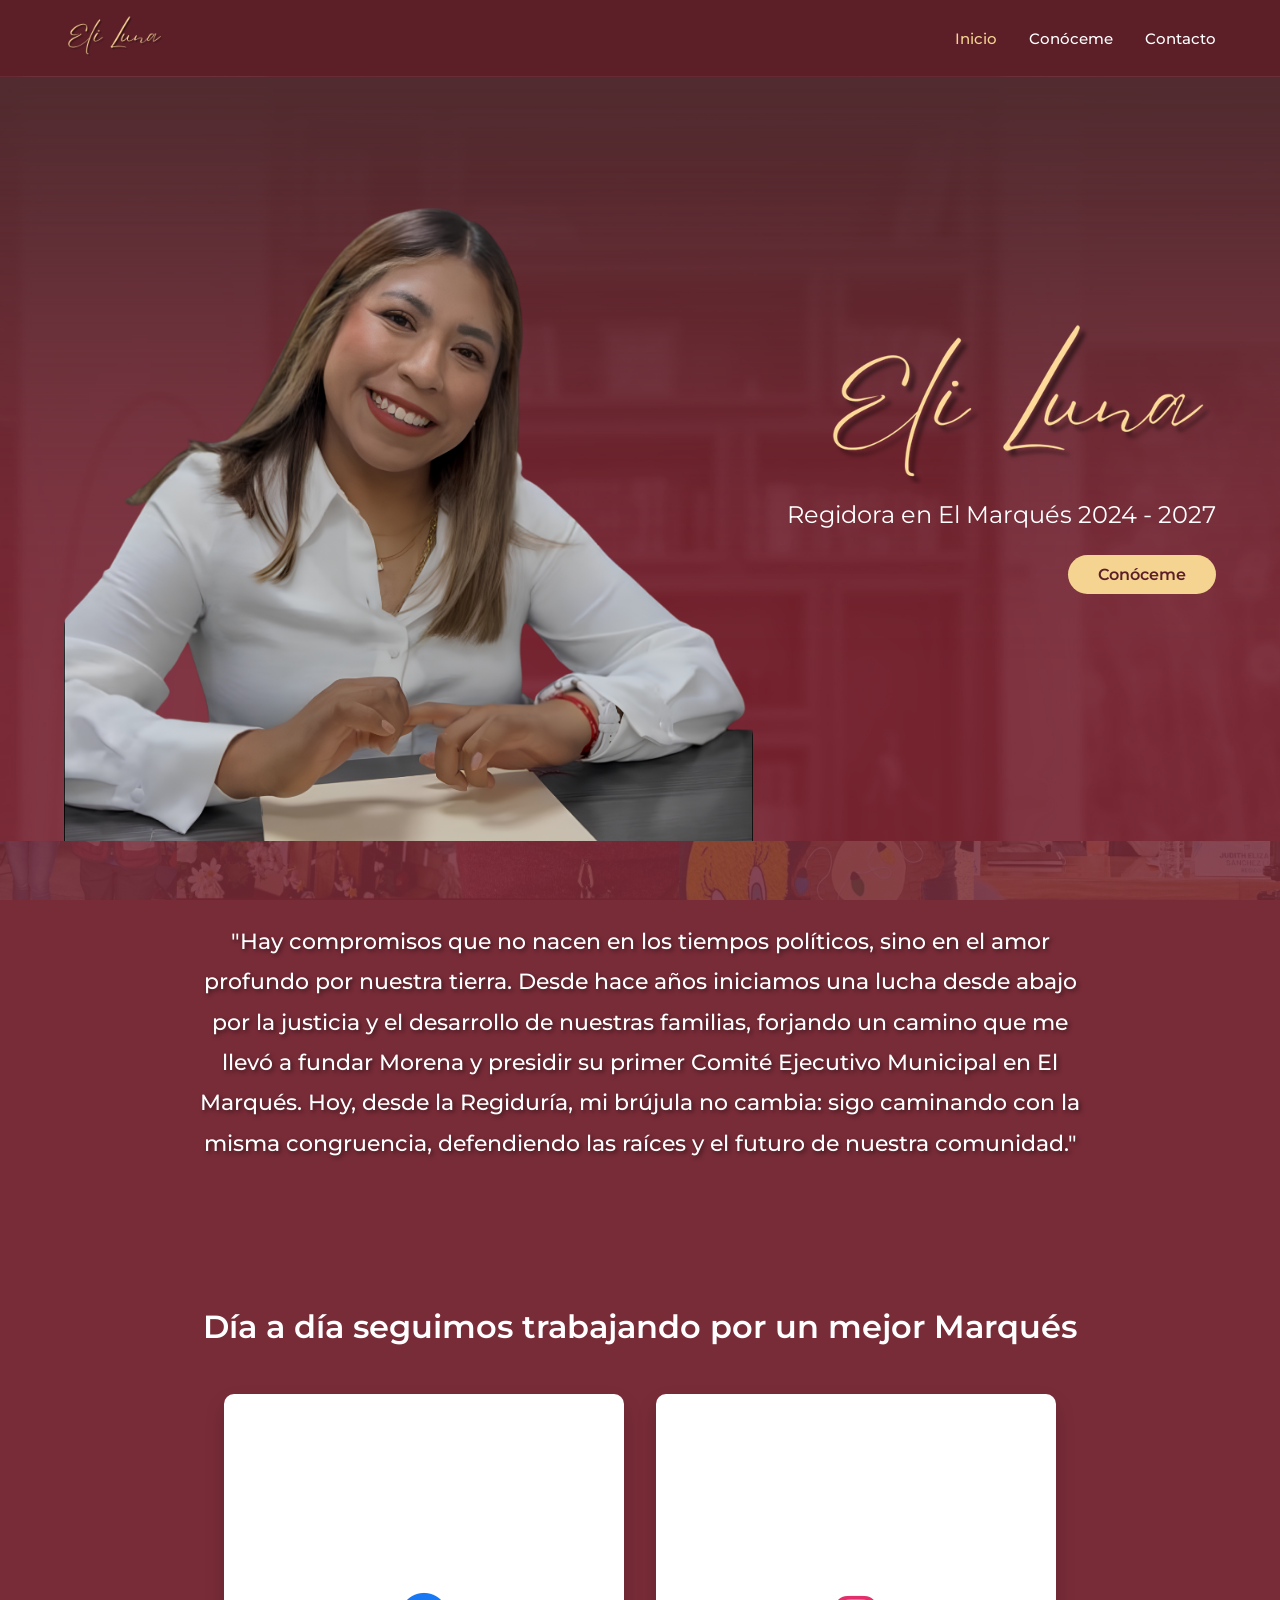
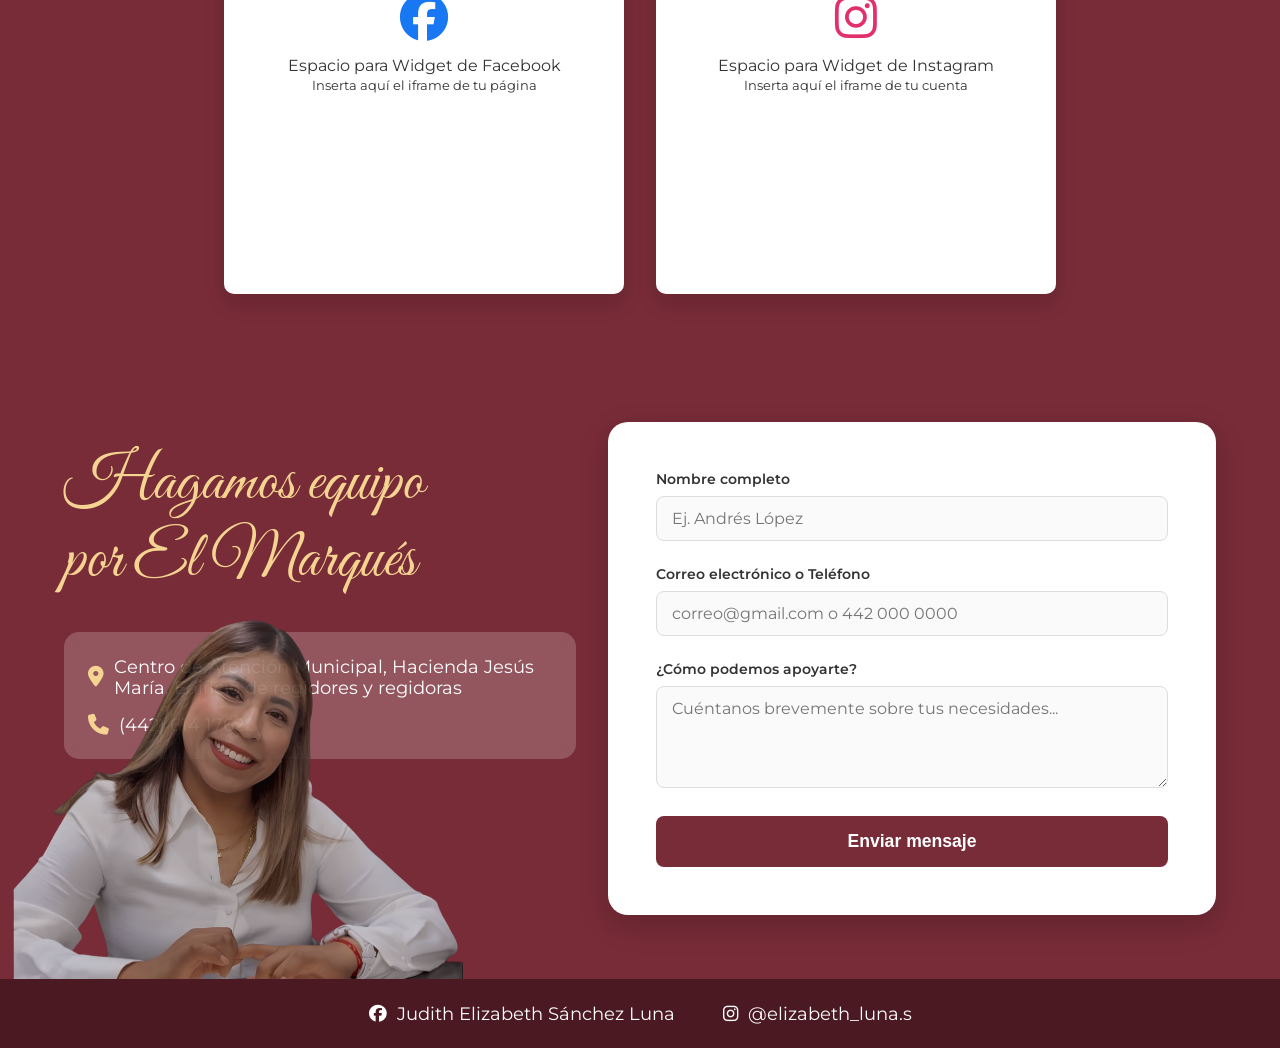
<file: index.html>
<!DOCTYPE html>
<html lang="es">
<head>
    <meta charset="UTF-8">
    <meta name="viewport" content="width=device-width, initial-scale=1.0">
    <title>Eli Luna | Regidora en El Marqués</title>
    <link rel="stylesheet" href="style.css">
    <!-- Iconos de FontAwesome -->
    <link rel="stylesheet" href="https://cdnjs.cloudflare.com/ajax/libs/font-awesome/6.4.0/css/all.min.css">
    <!-- Fuentes de Google -->
    <link href="https://fonts.googleapis.com/css2?family=Montserrat:wght@400;500;600;700&family=Great+Vibes&display=swap" rel="stylesheet">
</head>
<body>

    <!-- Navegación -->
    <nav class="navbar">
        <div class="logo-nav">
            <img src="NombreEli.png" alt="Eli Luna Logotipo">
        </div>
        <ul class="nav-links">
            <li><a href="#inicio" class="active">Inicio</a></li>
            <li><a href="#conoceme">Conóceme</a></li>
            <li><a href="#contacto">Contacto</a></li>
        </ul>
    </nav>

    <!-- Sección Inicio (Hero) -->
    <header id="inicio" class="hero-section">
        <!-- Fondo de la sección -->
        <div class="hero-bg" style="background-image: url('FondoEli.png');"></div>
        
        <div class="hero-content">
            <div class="hero-text">
                <img src="NombreEli.png" alt="Eli Luna" class="hero-logo-large">
                <h2>Regidora en El Marqués 2024 - 2027</h2>
                <a href="#conoceme" class="btn-dorado">Conóceme</a>
            </div>
        </div>
        <div class="hero-image">
            <img src="FotoEli.png" alt="Eli Luna Regidora">
        </div>
    </header>

    <!-- Sección Frase / Trayectoria -->
    <section id="conoceme" class="quote-section">
        <!-- Máscara de color sobre la imagen original FondoElis.png -->
        <div class="quote-bg" style="background-image: linear-gradient(rgba(120, 44, 56, 0.85), rgba(120, 44, 56, 0.85)), url('FondoElis.png');"></div>
        <div class="quote-content">
            <p>"Hay compromisos que no nacen en los tiempos políticos, sino en el amor profundo por nuestra tierra. Desde hace años iniciamos una lucha desde abajo por la justicia y el desarrollo de nuestras familias, forjando un camino que me llevó a fundar Morena y presidir su primer Comité Ejecutivo Municipal en El Marqués. Hoy, desde la Regiduría, mi brújula no cambia: sigo caminando con la misma congruencia, defendiendo las raíces y el futuro de nuestra comunidad."</p>
        </div>
    </section>

    <!-- Sección Redes Sociales -->
    <section class="social-feed-section">
        <h2 class="section-title">Día a día seguimos trabajando por un mejor Marqués</h2>
        <div class="feed-container">
            <!-- Contenedor Facebook (Aquí puedes insertar el plugin de páginas de FB) -->
            <div class="feed-box facebook-feed">
                <div class="feed-placeholder">
                    <i class="fa-brands fa-facebook" style="font-size: 3rem; color: #1877F2; margin-bottom: 15px;"></i>
                    <p>Espacio para Widget de Facebook</p>
                    <small>Inserta aquí el iframe de tu página</small>
                </div>
            </div>
            <!-- Contenedor Instagram (Aquí puedes insertar el widget de IG) -->
            <div class="feed-box instagram-feed">
                <div class="feed-placeholder">
                    <i class="fa-brands fa-instagram" style="font-size: 3rem; color: #E1306C; margin-bottom: 15px;"></i>
                    <p>Espacio para Widget de Instagram</p>
                    <small>Inserta aquí el iframe de tu cuenta</small>
                </div>
            </div>
        </div>
    </section>

    <!-- Sección Contacto y Formulario -->
    <section id="contacto" class="contact-section">
        <div class="contact-container">
            <div class="contact-info">
                <h2 class="cursive-title">Hagamos equipo<br>por El Marqués</h2>
                <div class="contact-details">
                    <p><i class="fa-solid fa-location-dot"></i> Centro de Atención Municipal, Hacienda Jesús María, Edificio de regidores y regidoras</p>
                    <p><i class="fa-solid fa-phone"></i> (442) 614 1762</p>
                </div>
                <!-- Reutilizamos FotoEli -->
                <img src="FotoEli.png" alt="Eli Luna en oficina" class="contact-foto">
            </div>
            
            <div class="contact-form">
                <form action="#" method="POST">
                    <div class="form-group">
                        <label for="nombre">Nombre completo</label>
                        <input type="text" id="nombre" name="nombre" placeholder="Ej. Andrés López" required>
                    </div>
                    <!-- Campo actualizado para correo o teléfono -->
                    <div class="form-group">
                        <label for="contacto-dato">Correo electrónico o Teléfono</label>
                        <input type="text" id="contacto-dato" name="contacto-dato" placeholder="correo@gmail.com o 442 000 0000" required>
                    </div>
                    <div class="form-group">
                        <label for="mensaje">¿Cómo podemos apoyarte?</label>
                        <textarea id="mensaje" name="mensaje" rows="4" placeholder="Cuéntanos brevemente sobre tus necesidades..." required></textarea>
                    </div>
                    <!-- Botón con color institucional -->
                    <button type="submit" class="btn-vino">Enviar mensaje</button>
                </form>
            </div>
        </div>
    </section>

    <!-- Footer Universal -->
    <footer class="site-footer">
        <div class="footer-socials">
            <a href="https://www.facebook.com/JudithEliSanLuna" target="_blank" rel="noopener noreferrer">
                <i class="fa-brands fa-facebook"></i> Judith Elizabeth Sánchez Luna
            </a>
            <a href="https://www.instagram.com/elizabeth_luna.s" target="_blank" rel="noopener noreferrer">
                <i class="fa-brands fa-instagram"></i> @elizabeth_luna.s
            </a>
        </div>
    </footer>

</body>
</html>
</file>
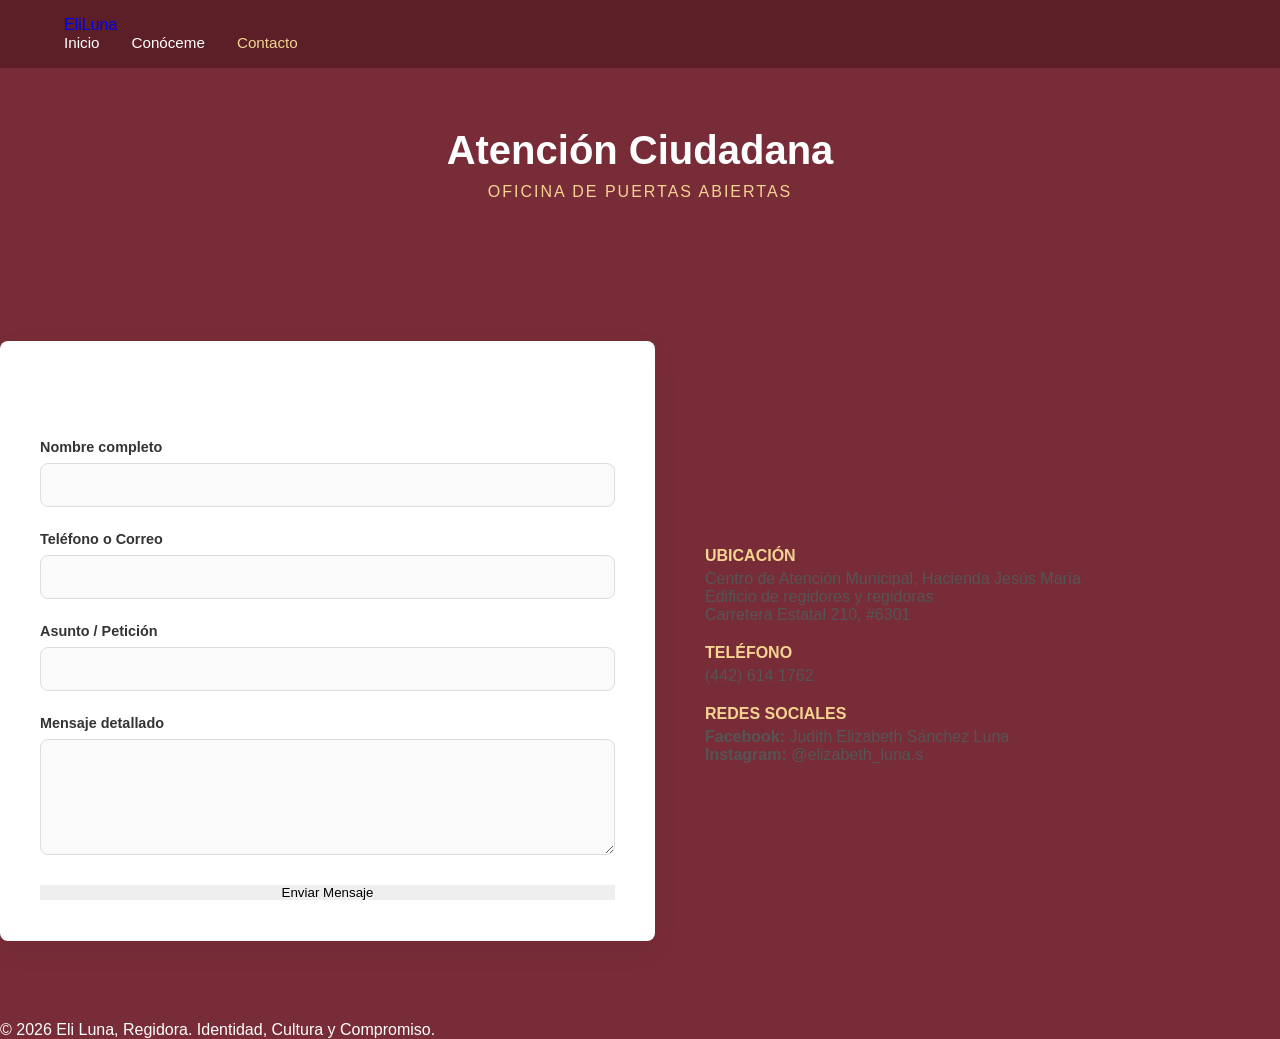
<file: contacto.html>
<!DOCTYPE html>
<html lang="es">
<head>
    <meta charset="UTF-8">
    <meta name="viewport" content="width=device-width, initial-scale=1.0">
    <title>Contacto | Eli Luna</title>
    <link rel="stylesheet" href="style.css">
    <link href="https://fonts.googleapis.com/css2?family=Inter:wght@300;400;600;700&display=swap" rel="stylesheet">
</head>
<body>

    <header class="navbar">
        <div class="container nav-container">
            <div class="logo">
                <a href="index.html" style="text-decoration: none;">
                    <span class="logo-vino">Eli</span><span class="logo-dorado">Luna</span>
                </a>
            </div>
            <nav>
                <ul class="nav-links">
                    <li><a href="index.html">Inicio</a></li>
                    <li><a href="conoceme.html">Conóceme</a></li>
                    <li><a href="contacto.html" class="active">Contacto</a></li>
                </ul>
            </nav>
        </div>
    </header>

    <section class="hero-interno" style="background-color: var(--color-vino); padding: 60px 0; color: white; text-align: center;">
        <div class="container">
            <h1 style="font-size: 2.5rem; margin-bottom: 10px;">Atención Ciudadana</h1>
            <p style="color: var(--color-dorado); text-transform: uppercase; letter-spacing: 2px;">Oficina de puertas abiertas</p>
        </div>
    </section>

    <section class="contacto" style="padding: 80px 0; background-color: var(--color-fondo);">
        <div class="container" style="display: flex; flex-wrap: wrap; gap: 50px;">
            
            <div class="form-container" style="flex: 1; min-width: 300px; background: white; padding: 40px; border-radius: 8px; box-shadow: 0 10px 30px rgba(0,0,0,0.05);">
                <h2 class="seccion-titulo" style="margin-bottom: 30px; text-align: left;">Escríbeme</h2>
                <form action="#" method="POST" class="formulario-contacto">
                    <div class="form-group">
                        <label for="nombre">Nombre completo</label>
                        <input type="text" id="nombre" name="nombre" required>
                    </div>
                    <div class="form-group">
                        <label for="contacto">Teléfono o Correo</label>
                        <input type="text" id="contacto" name="contacto" required>
                    </div>
                    <div class="form-group">
                        <label for="asunto">Asunto / Petición</label>
                        <input type="text" id="asunto" name="asunto" required>
                    </div>
                    <div class="form-group">
                        <label for="mensaje">Mensaje detallado</label>
                        <textarea id="mensaje" name="mensaje" rows="5" required></textarea>
                    </div>
                    <button type="submit" class="btn-principal" style="width: 100%; text-align: center; border: none; cursor: pointer;">Enviar Mensaje</button>
                </form>
            </div>

            <div class="info-container" style="flex: 1; min-width: 300px; display: flex; flex-direction: column; justify-content: center;">
                <h2 style="color: var(--color-vino); margin-bottom: 25px; font-size: 1.8rem;">Acércate y construyamos juntos</h2>
                
                <div class="info-item" style="margin-bottom: 20px;">
                    <h3 style="color: var(--color-dorado); font-size: 1rem; text-transform: uppercase; margin-bottom: 5px;">Ubicación</h3>
                    <p style="color: #555;">Centro de Atención Municipal, Hacienda Jesús María<br>Edificio de regidores y regidoras<br>Carretera Estatal 210, #6301</p>
                </div>

                <div class="info-item" style="margin-bottom: 20px;">
                    <h3 style="color: var(--color-dorado); font-size: 1rem; text-transform: uppercase; margin-bottom: 5px;">Teléfono</h3>
                    <p style="color: #555;">(442) 614 1762</p>
                </div>

                <div class="info-item" style="margin-bottom: 30px;">
                    <h3 style="color: var(--color-dorado); font-size: 1rem; text-transform: uppercase; margin-bottom: 5px;">Redes Sociales</h3>
                    <p style="color: #555;">
                        <strong>Facebook:</strong> Judith Elizabeth Sánchez Luna<br>
                        <strong>Instagram:</strong> @elizabeth_luna.s
                    </p>
                </div>
            </div>

        </div>
    </section>

    <footer>
        <div class="container">
            <p>&copy; 2026 Eli Luna, Regidora. Identidad, Cultura y Compromiso.</p>
        </div>
    </footer>

</body>
</html>
</file>
<file: style.css>
/* Variables de Color Institucional */
:root {
    --color-vino: #782C38; /* Tono vino de la marca */
    --color-vino-oscuro: #5C1F28;
    --color-dorado: #F5D492; /* Tono del texto y botones */
    --color-dorado-hover: #e3c17d;
    --color-blanco: #FFFFFF;
    --color-texto: #333333;
    --color-fondo-form: #FAFAFA;
    --fuente-principal: 'Montserrat', sans-serif;
    --fuente-cursiva: 'Great Vibes', cursive;
}

/* Reset Básico */
* {
    margin: 0;
    padding: 0;
    box-sizing: border-box;
}

html {
    scroll-behavior: smooth;
}

body {
    font-family: var(--fuente-principal);
    background-color: var(--color-vino); /* Base del sitio */
    color: var(--color-blanco);
    overflow-x: hidden;
}

/* --- Navegación --- */
.navbar {
    display: flex;
    justify-content: space-between;
    align-items: center;
    padding: 1rem 5%;
    background-color: var(--color-vino-oscuro);
    position: sticky;
    top: 0;
    z-index: 1000;
}

.logo-nav img {
    height: 40px;
    object-fit: contain;
}

.nav-links {
    list-style: none;
    display: flex;
    gap: 2rem;
}

.nav-links a {
    color: var(--color-blanco);
    text-decoration: none;
    font-size: 0.95rem;
    font-weight: 500;
    transition: color 0.3s ease;
}

.nav-links a:hover, .nav-links a.active {
    color: var(--color-dorado);
}

/* --- Hero Section --- */
.hero-section {
    position: relative;
    height: 85vh;
    display: flex;
    align-items: center;
    overflow: hidden;
}

.hero-bg {
    position: absolute;
    top: 0;
    left: 0;
    width: 100%;
    height: 100%;
    background-size: cover;
    background-position: center;
    z-index: 1;
}

.hero-content {
    position: relative;
    z-index: 2;
    width: 100%;
    padding: 0 5%;
    display: flex;
    justify-content: flex-end;
}

.hero-text {
    max-width: 50%;
    text-align: right;
    display: flex;
    flex-direction: column;
    align-items: flex-end;
    gap: 1rem;
}

.hero-logo-large {
    max-width: 400px;
    width: 100%;
}

.hero-text h2 {
    font-size: 1.5rem;
    font-weight: 400;
}

.btn-dorado {
    display: inline-block;
    background-color: var(--color-dorado);
    color: var(--color-vino-oscuro);
    padding: 10px 30px;
    border-radius: 25px;
    text-decoration: none;
    font-weight: 600;
    margin-top: 10px;
    transition: background-color 0.3s ease;
}

.btn-dorado:hover {
    background-color: var(--color-dorado-hover);
}

.hero-image {
    position: absolute;
    bottom: -10px;
    left: 5%;
    z-index: 3;
    height: 90%;
}

.hero-image img {
    height: 100%;
    object-fit: contain;
}

/* --- Sección Frase (Conóceme) --- */
.quote-section {
    position: relative;
    padding: 5rem 10%;
    text-align: center;
}

.quote-bg {
    position: absolute;
    top: 0;
    left: 0;
    width: 100%;
    height: 100%;
    background-size: cover;
    background-position: center;
    background-attachment: fixed; /* Efecto parallax opcional */
    z-index: 1;
}

.quote-content {
    position: relative;
    z-index: 2;
    max-width: 900px;
    margin: 0 auto;
}

.quote-content p {
    font-size: 1.4rem;
    line-height: 1.8;
    font-weight: 500;
    text-shadow: 2px 2px 4px rgba(0,0,0,0.5);
}

/* --- Sección Redes Sociales --- */
.social-feed-section {
    background-color: var(--color-vino);
    padding: 4rem 5%;
    text-align: center;
}

.section-title {
    font-size: 2rem;
    margin-bottom: 3rem;
    font-weight: 600;
}

.feed-container {
    display: flex;
    justify-content: center;
    gap: 2rem;
    flex-wrap: wrap;
}

.feed-box {
    background-color: var(--color-blanco);
    width: 100%;
    max-width: 400px;
    border-radius: 10px;
    min-height: 500px;
    display: flex;
    align-items: center;
    justify-content: center;
    box-shadow: 0 10px 20px rgba(0,0,0,0.15);
    overflow: hidden;
}

.feed-placeholder {
    color: var(--color-texto);
    text-align: center;
    padding: 2rem;
}

/* --- Sección Contacto --- */
.contact-section {
    background-color: var(--color-vino);
    padding: 4rem 5%;
    position: relative;
    overflow: hidden;
}

.contact-container {
    display: flex;
    justify-content: space-between;
    align-items: center;
    max-width: 1200px;
    margin: 0 auto;
    gap: 2rem;
    flex-wrap: wrap;
}

.contact-info {
    flex: 1;
    min-width: 300px;
    position: relative;
    padding-bottom: 100px;
}

.cursive-title {
    font-family: var(--fuente-cursiva);
    color: var(--color-dorado);
    font-size: 4rem;
    line-height: 1.2;
    margin-bottom: 2rem;
    font-weight: normal;
}

.contact-details {
    background-color: rgba(255, 255, 255, 0.2);
    padding: 1.5rem;
    border-radius: 15px;
    margin-bottom: 2rem;
    display: inline-block;
    backdrop-filter: blur(5px);
}

.contact-details p {
    margin-bottom: 1rem;
    font-size: 1.1rem;
    display: flex;
    align-items: center;
    gap: 10px;
}

.contact-details p:last-child {
    margin-bottom: 0;
}

.contact-details i {
    color: var(--color-dorado);
    font-size: 1.3rem;
}

.contact-foto {
    position: absolute;
    bottom: -150px;
    left: -10%;
    height: 450px;
    z-index: 0;
    opacity: 0.9;
    pointer-events: none;
}

.contact-form {
    flex: 1;
    min-width: 300px;
    background-color: var(--color-blanco);
    padding: 3rem;
    border-radius: 20px;
    box-shadow: 0 10px 30px rgba(0,0,0,0.2);
    z-index: 2;
}

.form-group {
    margin-bottom: 1.5rem;
}

.form-group label {
    display: block;
    color: var(--color-texto);
    font-weight: 600;
    margin-bottom: 0.5rem;
    font-size: 0.9rem;
}

.form-group input,
.form-group textarea {
    width: 100%;
    padding: 12px 15px;
    border: 1px solid #ddd;
    border-radius: 8px;
    font-family: var(--fuente-principal);
    font-size: 1rem;
    background-color: var(--color-fondo-form);
    transition: border-color 0.3s;
}

.form-group input:focus,
.form-group textarea:focus {
    outline: none;
    border-color: var(--color-vino);
}

.btn-vino {
    width: 100%;
    background-color: var(--color-vino); /* Reemplazamos el verde */
    color: var(--color-blanco);
    border: none;
    padding: 15px;
    font-size: 1.1rem;
    font-weight: 600;
    border-radius: 8px;
    cursor: pointer;
    transition: background-color 0.3s ease;
}

.btn-vino:hover {
    background-color: var(--color-vino-oscuro);
}

/* --- Footer Universal --- */
.site-footer {
    background-color: #4A1921; /* Un vino más oscuro para diferenciar */
    padding: 1.5rem 0;
    text-align: center;
}

.footer-socials {
    display: flex;
    justify-content: center;
    gap: 3rem;
    flex-wrap: wrap;
}

.footer-socials a {
    color: var(--color-blanco);
    text-decoration: none;
    font-size: 1.1rem;
    display: flex;
    align-items: center;
    gap: 10px;
    transition: color 0.3s ease;
}

.footer-socials a:hover {
    color: var(--color-dorado);
}

/* --- Responsividad Básica --- */
@media (max-width: 768px) {
    .nav-links {
        display: none; /* Aquí puedes implementar un menú hamburguesa luego */
    }
    
    .hero-section {
        flex-direction: column;
        height: auto;
        padding-top: 2rem;
    }

    .hero-text {
        max-width: 100%;
        text-align: center;
        align-items: center;
        margin-bottom: 2rem;
    }

    .hero-image {
        position: relative;
        left: 0;
        height: 400px;
    }

    .quote-content p {
        font-size: 1.1rem;
    }
    
    .cursive-title {
        font-size: 3rem;
    }

    .contact-foto {
        display: none; /* Ocultamos la foto en móviles para que no estorbe al texto */
    }
}
</file>
